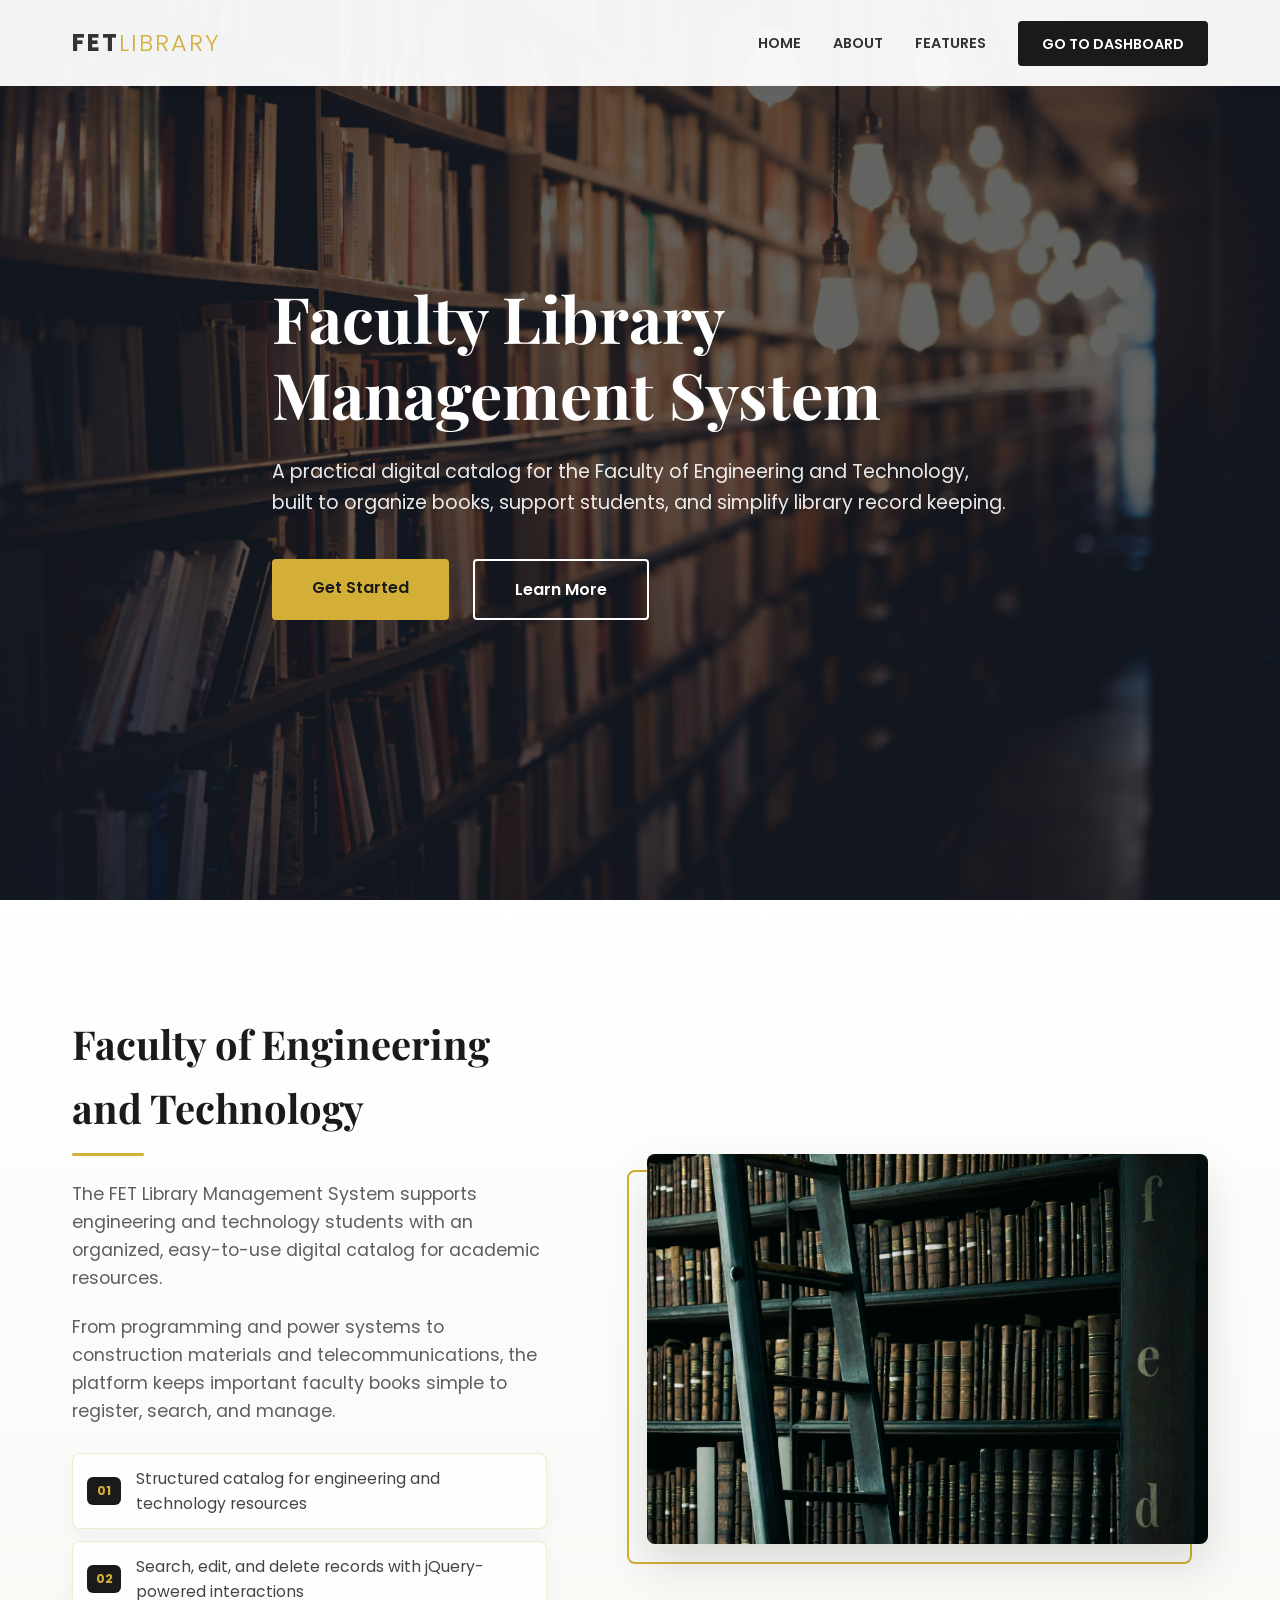
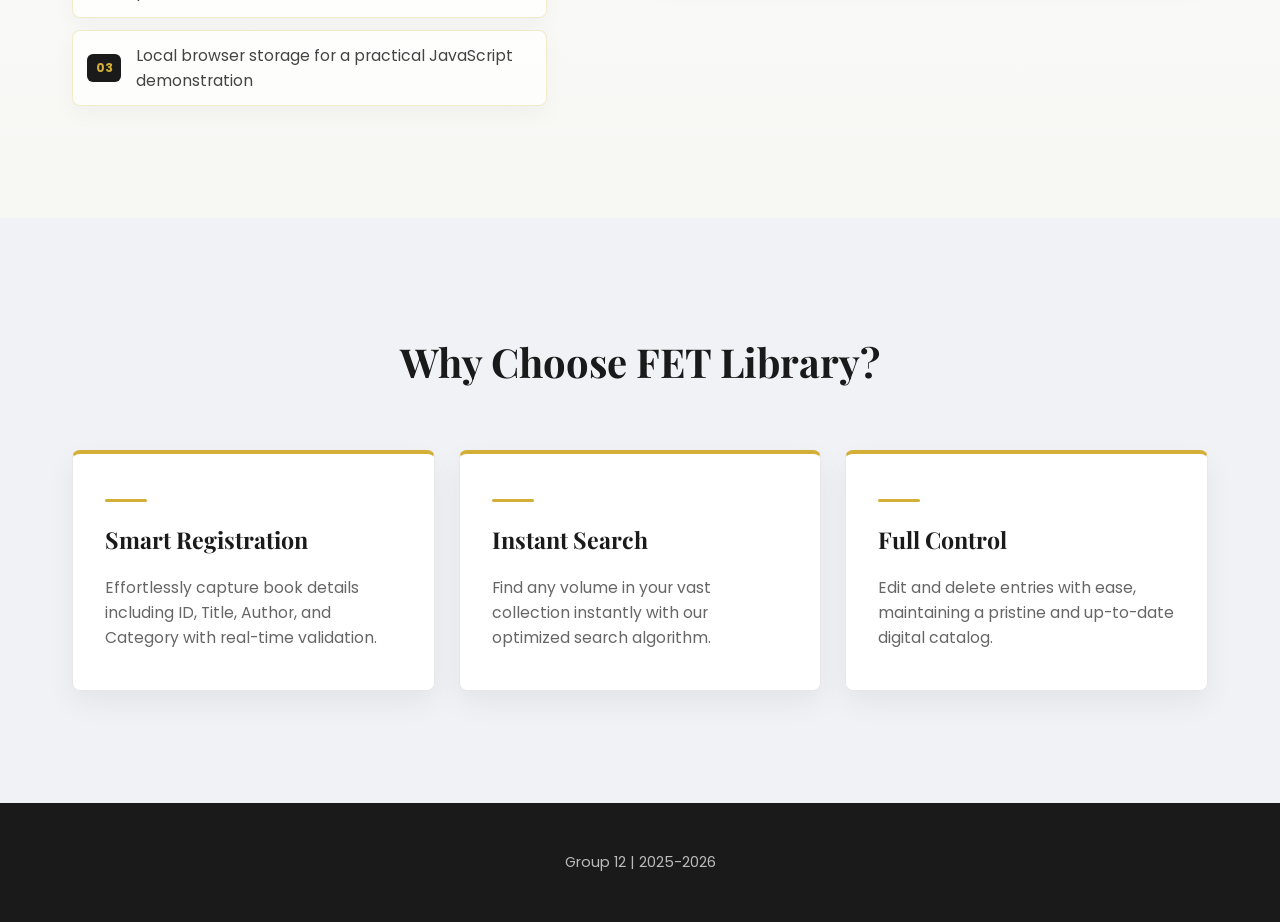
<file: index.html>
<!DOCTYPE html>
<html lang="en">
<head>
    <meta charset="UTF-8">
    <meta name="viewport" content="width=device-width, initial-scale=1.0">
    <title>FET Library | Management System</title>
    <link rel="stylesheet" href="css/style.css">
    <link rel="preconnect" href="https://fonts.googleapis.com">
    <link rel="preconnect" href="https://fonts.gstatic.com" crossorigin>
    <link href="https://fonts.googleapis.com/css2?family=Playfair+Display:wght@400;700&family=Poppins:wght@300;400;600&display=swap" rel="stylesheet">
    <script src="https://code.jquery.com/jquery-3.6.0.min.js"></script>
</head>
<body>
    <header>
        <nav class="container">
            <div class="logo">FET<span>LIBRARY</span></div>
            <ul class="nav-links">
                <li><a href="#home">Home</a></li>
                <li><a href="#about">About</a></li>
                <li><a href="#features">Features</a></li>
                <li><a href="dashboard.html" class="btn-primary">Go to Dashboard</a></li>
            </ul>
        </nav>
    </header>

    <section id="home" class="hero">
        <div class="hero-overlay"></div>
        <div class="container hero-content">
            <h1>Faculty Library <br>Management System</h1>
            <p>A practical digital catalog for the Faculty of Engineering and Technology, built to organize books, support students, and simplify library record keeping.</p>
            <div class="hero-btns">
                <a href="dashboard.html" class="btn-large">Get Started</a>
                <a href="#features" class="btn-outline">Learn More</a>
            </div>
        </div>
    </section>

    <section id="about" class="about">
        <div class="container grid">
            <div class="about-text">
                <h2>Faculty of Engineering and Technology</h2>
                <p>The FET Library Management System supports engineering and technology students with an organized, easy-to-use digital catalog for academic resources.</p>
                <p>From programming and power systems to construction materials and telecommunications, the platform keeps important faculty books simple to register, search, and manage.</p>
                <ul class="about-points">
                    <li><span>01</span>Structured catalog for engineering and technology resources</li>
                    <li><span>02</span>Search, edit, and delete records with jQuery-powered interactions</li>
                    <li><span>03</span>Local browser storage for a practical JavaScript demonstration</li>
                </ul>
            </div>
            <div class="about-img">
                <img src="assets/about-bg.jpg" alt="Library Stacks">
            </div>
        </div>
    </section>

    <section id="features" class="features">
        <div class="container">
            <h2 class="section-title">Why Choose FET Library?</h2>
            <div class="features-grid">
                <div class="feature-card">
                    <h3>Smart Registration</h3>
                    <p>Effortlessly capture book details including ID, Title, Author, and Category with real-time validation.</p>
                </div>
                <div class="feature-card">
                    <h3>Instant Search</h3>
                    <p>Find any volume in your vast collection instantly with our optimized search algorithm.</p>
                </div>
                <div class="feature-card">
                    <h3>Full Control</h3>
                    <p>Edit and delete entries with ease, maintaining a pristine and up-to-date digital catalog.</p>
                </div>
            </div>
        </div>
    </section>

    <footer>
        <div class="container">
            <p>Group 12 | 2025-2026</p>
        </div>
    </footer>

    <script src="js/main.js"></script>
</body>
</html>
</file>
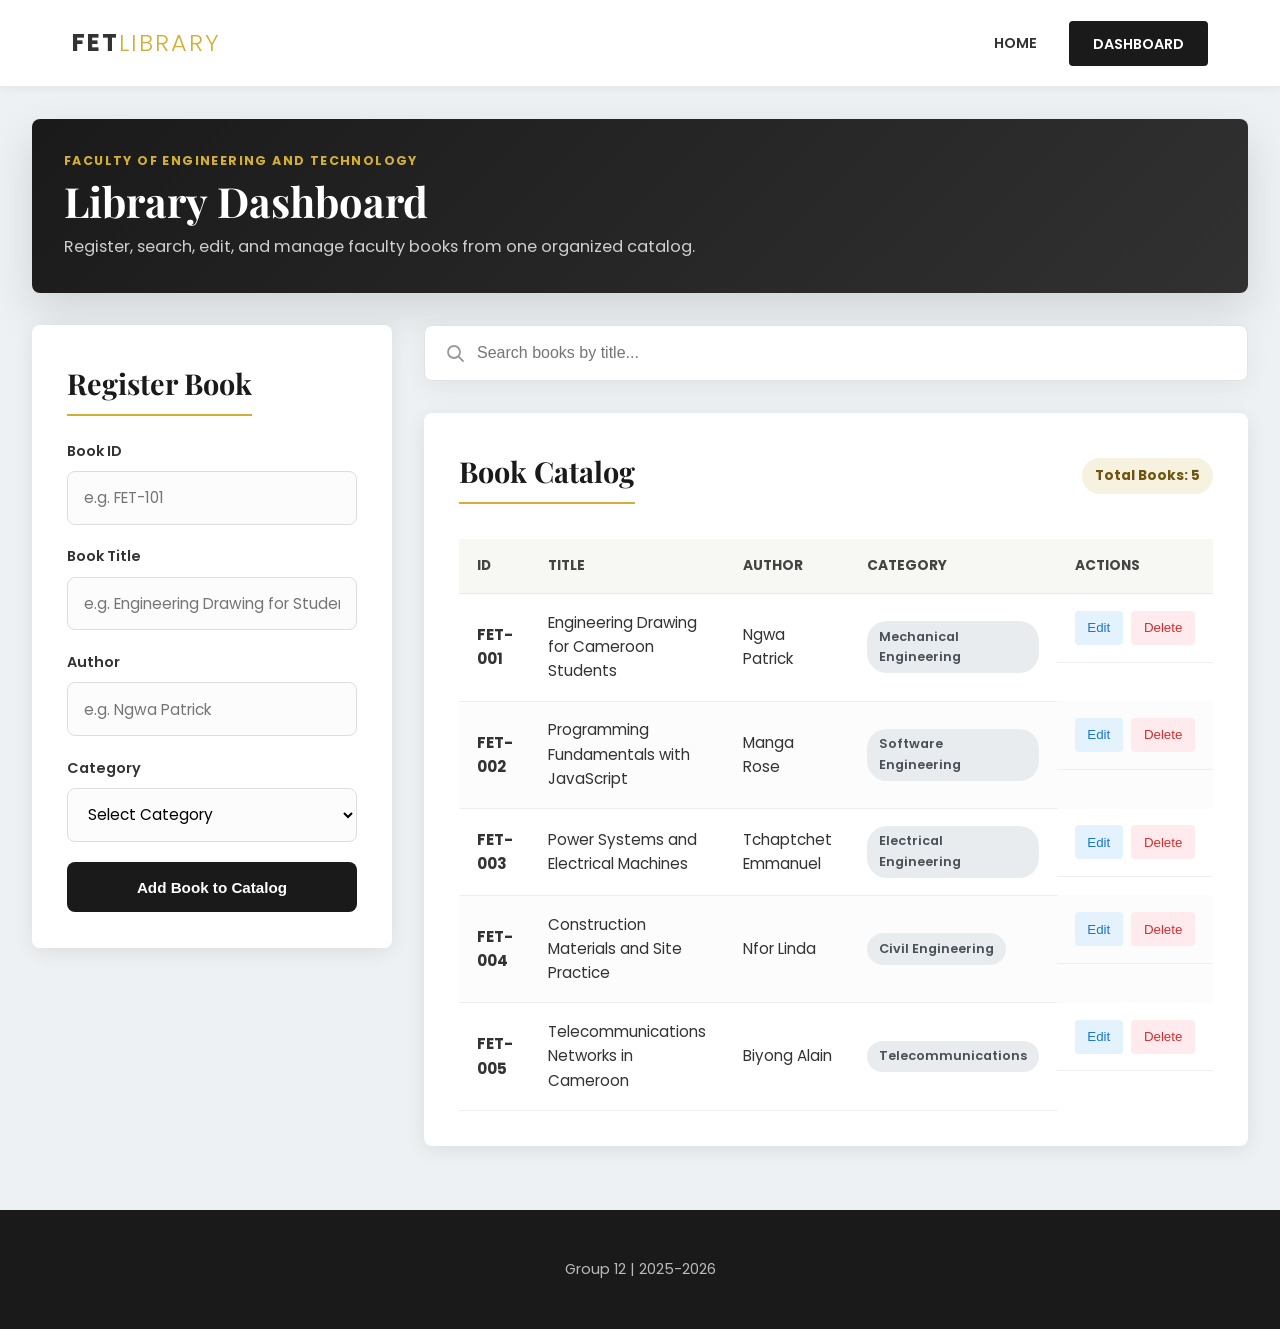
<file: dashboard.html>
<!DOCTYPE html>
<html lang="en">
<head>
    <meta charset="UTF-8">
    <meta name="viewport" content="width=device-width, initial-scale=1.0">
    <title>Dashboard | FET Library Management</title>
    <link rel="stylesheet" href="css/style.css">
    <link rel="preconnect" href="https://fonts.googleapis.com">
    <link rel="preconnect" href="https://fonts.gstatic.com" crossorigin>
    <link href="https://fonts.googleapis.com/css2?family=Playfair+Display:wght@400;700&family=Poppins:wght@300;400;600&display=swap" rel="stylesheet">
    <script src="https://code.jquery.com/jquery-3.6.0.min.js"></script>
</head>
<body class="dashboard-body">
    <header>
        <nav class="container">
            <div class="logo">FET<span>LIBRARY</span></div>
            <ul class="nav-links">
                <li><a href="index.html">Home</a></li>
                <li><a href="dashboard.html" class="btn-primary">Dashboard</a></li>
            </ul>
        </nav>
    </header>

    <main class="container">
        <section class="dashboard-hero">
            <div>
                <p class="eyebrow">Faculty of Engineering and Technology</p>
                <h1>Library Dashboard</h1>
                <p>Register, search, edit, and manage faculty books from one organized catalog.</p>
            </div>
        </section>

        <div class="dashboard-container">
            <!-- Sidebar: Book Registration Form -->
            <aside class="card form-card">
                <h2 id="form-title">Register Book</h2>
                <form id="book-form">
                    <input type="hidden" id="edit-index" value="-1">
                    <div class="form-group">
                        <label for="book-id">Book ID</label>
                        <input type="text" id="book-id" placeholder="e.g. FET-101" required>
                    </div>
                    <div class="form-group">
                        <label for="book-title">Book Title</label>
                        <input type="text" id="book-title" placeholder="e.g. Engineering Drawing for Students" required>
                    </div>
                    <div class="form-group">
                        <label for="book-author">Author</label>
                        <input type="text" id="book-author" placeholder="e.g. Ngwa Patrick" required>
                    </div>
                    <div class="form-group">
                        <label for="book-category">Category</label>
                        <select id="book-category" required>
                            <option value="">Select Category</option>
                            <option value="Computer Engineering">Computer Engineering</option>
                            <option value="Civil Engineering">Civil Engineering</option>
                            <option value="Electrical Engineering">Electrical Engineering</option>
                            <option value="Mechanical Engineering">Mechanical Engineering</option>
                            <option value="Telecommunications">Telecommunications</option>
                            <option value="Software Engineering">Software Engineering</option>
                        </select>
                    </div>
                    <button type="submit" class="btn-block" id="submit-btn">Add Book to Catalog</button>
                    <button type="button" class="btn-block btn-muted" id="cancel-btn">Cancel Edit</button>
                </form>
            </aside>

            <!-- Main Content: Book Display and Search -->
            <section class="main-content">
                <div class="search-bar">
                    <span class="search-icon" aria-hidden="true">
                        <svg viewBox="0 0 24 24" focusable="false">
                            <circle cx="11" cy="11" r="6"></circle>
                            <path d="m16 16 4 4"></path>
                        </svg>
                    </span>
                    <input type="text" id="search-input" placeholder="Search books by title...">
                </div>

                <div class="card catalog-card">
                    <div class="table-header">
                        <h2>Book Catalog</h2>
                        <span id="book-count">Total Books: 0</span>
                    </div>
                    <div class="table-container">
                        <table id="book-table">
                            <thead>
                                <tr>
                                    <th>ID</th>
                                    <th>Title</th>
                                    <th>Author</th>
                                    <th>Category</th>
                                    <th>Actions</th>
                                </tr>
                            </thead>
                            <tbody id="book-list">
                                <!-- Books will be injected here by JavaScript -->
                            </tbody>
                        </table>
                        <div id="no-results">
                            No books found matching your search.
                        </div>
                    </div>
                </div>
            </section>
        </div>
    </main>

    <footer>
        <div class="container">
            <p>Group 12 | 2025-2026</p>
        </div>
    </footer>

    <script src="js/main.js"></script>
</body>
</html>
</file>
<file: css/style.css>
/* Global Styles */
:root {
    --primary-color: #1a1a1a;
    --accent-color: #d4af37; /* Gold for a prestigious look */
    --text-color: #333;
    --white: #ffffff;
    --transition: all 0.3s ease;
}

* {
    margin: 0;
    padding: 0;
    box-sizing: border-box;
}

body {
    font-family: 'Poppins', sans-serif;
    line-height: 1.6;
    color: var(--text-color);
    background-color: var(--white);
    overflow-x: hidden;
}

h1, h2, h3 {
    font-family: 'Playfair Display', serif;
    color: var(--primary-color);
}

.container {
    max-width: 1200px;
    margin: 0 auto;
    padding: 0 2rem;
}

a {
    text-decoration: none;
    color: inherit;
}

ul {
    list-style: none;
}

/* Header & Nav */
header {
    background: rgba(255, 255, 255, 0.95);
    padding: 1.5rem 0;
    position: fixed;
    width: 100%;
    top: 0;
    z-index: 1000;
    box-shadow: 0 2px 10px rgba(0,0,0,0.05);
}

nav {
    display: flex;
    justify-content: space-between;
    align-items: center;
}

.logo {
    font-size: 1.5rem;
    font-weight: 700;
    letter-spacing: 2px;
}

.logo span {
    color: var(--accent-color);
    font-weight: 300;
}

.nav-links {
    display: flex;
    align-items: center;
    gap: 2rem;
}

.nav-links a {
    font-weight: 600;
    font-size: 0.9rem;
    text-transform: uppercase;
    transition: var(--transition);
}

.nav-links a:hover {
    color: var(--accent-color);
}

.btn-primary {
    background: var(--primary-color);
    color: var(--white) !important;
    padding: 0.8rem 1.5rem;
    border-radius: 4px;
    transition: var(--transition);
}

.btn-primary:hover {
    background: var(--accent-color);
}

/* Hero Section */
.hero {
    height: 100vh;
    background: url('../assets/hero-bg.jpg') no-repeat center center/cover;
    display: flex;
    align-items: center;
    position: relative;
    color: var(--white);
}

.hero-overlay {
    position: absolute;
    top: 0;
    left: 0;
    width: 100%;
    height: 100%;
    background: rgba(0, 0, 0, 0.6);
}

.hero-content {
    position: relative;
    z-index: 1;
    max-width: 800px;
}

.hero h1 {
    font-size: 4rem;
    color: var(--white);
    margin-bottom: 1.5rem;
    line-height: 1.2;
}

.hero p {
    font-size: 1.2rem;
    margin-bottom: 2.5rem;
    opacity: 0.9;
}

.hero-btns {
    display: flex;
    gap: 1.5rem;
}

.btn-large {
    background: var(--accent-color);
    color: var(--primary-color);
    padding: 1rem 2.5rem;
    font-weight: 600;
    border-radius: 4px;
    transition: var(--transition);
}

.btn-large:hover {
    background: var(--white);
    transform: translateY(-3px);
}

.btn-outline {
    border: 2px solid var(--white);
    padding: 1rem 2.5rem;
    font-weight: 600;
    border-radius: 4px;
    transition: var(--transition);
}

.btn-outline:hover {
    background: var(--white);
    color: var(--primary-color);
}

/* About Section */
.about {
    padding: 7rem 0;
    background: linear-gradient(180deg, var(--white) 0%, #f7f7f4 100%);
}

.grid {
    display: grid;
    grid-template-columns: minmax(0, 0.9fr) minmax(320px, 1.1fr);
    gap: 5rem;
    align-items: center;
}

.about-text {
    max-width: 560px;
}

.about-text h2 {
    font-size: 2.5rem;
    margin-bottom: 1.5rem;
    position: relative;
    padding-bottom: 1rem;
}

.about-text h2::after {
    content: "";
    position: absolute;
    left: 0;
    bottom: 0;
    width: 72px;
    height: 3px;
    background: var(--accent-color);
    border-radius: 999px;
}

.about-text p {
    margin-bottom: 1.25rem;
    font-size: 1.1rem;
    color: #5f5f5f;
}

.about-points {
    display: grid;
    gap: 0.75rem;
    margin-top: 1.75rem;
}

.about-points li {
    display: flex;
    align-items: center;
    gap: 0.9rem;
    min-height: 46px;
    padding: 0.75rem 0.9rem;
    background: rgba(255, 255, 255, 0.72);
    border: 1px solid rgba(212, 175, 55, 0.25);
    border-radius: 8px;
    color: #444;
    font-size: 0.98rem;
    box-shadow: 0 8px 22px rgba(0,0,0,0.04);
}

.about-points span {
    flex: 0 0 auto;
    width: 34px;
    height: 28px;
    display: inline-flex;
    align-items: center;
    justify-content: center;
    background: var(--primary-color);
    color: var(--accent-color);
    border-radius: 6px;
    font-size: 0.78rem;
    font-weight: 700;
}

.about-img {
    position: relative;
    padding: 0 0 1.25rem 1.25rem;
}

.about-img::before {
    content: "";
    position: absolute;
    left: 0;
    bottom: 0;
    width: calc(100% - 1.25rem);
    height: calc(100% - 1.25rem);
    border: 2px solid var(--accent-color);
    border-radius: 8px;
}

.about-img img {
    position: relative;
    z-index: 1;
    width: 100%;
    height: clamp(300px, 34vw, 390px);
    object-fit: cover;
    border-radius: 8px;
    display: block;
    box-shadow: 0 22px 45px rgba(0,0,0,0.12);
}

/* Features Section */
.features {
    background: #f0f2f5;
    padding: 7rem 0;
}

.section-title {
    text-align: center;
    font-size: 2.5rem;
    margin-bottom: 3.5rem;
}

.features-grid {
    display: grid;
    grid-template-columns: repeat(3, 1fr);
    gap: 1.5rem;
}

.feature-card {
    background: var(--white);
    padding: 2.5rem 2rem;
    border-radius: 8px;
    border: 1px solid #e7e7e7;
    border-top: 4px solid var(--accent-color);
    box-shadow: 0 12px 30px rgba(0,0,0,0.06);
    transition: var(--transition);
}

.feature-card:hover {
    transform: translateY(-6px);
    box-shadow: 0 18px 36px rgba(0,0,0,0.1);
}

.search-icon svg {
    width: 24px;
    height: 24px;
    fill: none;
    stroke: currentColor;
    stroke-width: 1.8;
    stroke-linecap: round;
    stroke-linejoin: round;
}

.feature-card h3 {
    margin-bottom: 1rem;
    font-size: 1.45rem;
    padding-top: 0.35rem;
}

.feature-card h3::before {
    content: "";
    display: block;
    width: 42px;
    height: 3px;
    margin-bottom: 1.2rem;
    background: var(--accent-color);
    border-radius: 999px;
}

.feature-card p {
    color: #666;
    font-size: 0.98rem;
}

/* Dashboard Specific Styles */
.dashboard-body {
    background: #eef1f4;
    padding-top: 100px;
}

.dashboard-body main.container {
    max-width: 1280px;
}

.dashboard-hero {
    margin: 1.2rem 0 2rem;
    padding: 2rem;
    background: linear-gradient(135deg, #1a1a1a 0%, #313131 100%);
    color: var(--white);
    border-radius: 8px;
    box-shadow: 0 18px 45px rgba(0,0,0,0.12);
}

.dashboard-hero .eyebrow {
    margin-bottom: 0.45rem;
    color: var(--accent-color);
    font-size: 0.78rem;
    font-weight: 700;
    letter-spacing: 1.4px;
    text-transform: uppercase;
}

.dashboard-hero h1 {
    color: var(--white);
    font-size: 2.6rem;
    line-height: 1.1;
    margin-bottom: 0.65rem;
}

.dashboard-hero p {
    max-width: 720px;
    color: rgba(255, 255, 255, 0.78);
    font-size: 1.02rem;
}

.dashboard-container {
    display: grid;
    grid-template-columns: minmax(320px, 360px) minmax(0, 1fr);
    gap: 2rem;
    padding-bottom: 4rem;
    align-items: start;
}

.card {
    background: var(--white);
    padding: 2.2rem;
    border-radius: 8px;
    box-shadow: 0 4px 20px rgba(0,0,0,0.08);
}

.form-card {
    position: sticky;
    top: 118px;
}

.card h2 {
    margin-bottom: 1.5rem;
    font-size: 1.8rem;
    border-bottom: 2px solid var(--accent-color);
    padding-bottom: 0.5rem;
    display: inline-block;
}

.form-group {
    margin-bottom: 1.3rem;
}

.form-group label {
    display: block;
    margin-bottom: 0.5rem;
    font-weight: 600;
    font-size: 0.9rem;
}

.form-group input, .form-group select {
    width: 100%;
    min-height: 48px;
    padding: 0.9rem 1rem;
    border: 1px solid #ddd;
    border-radius: 8px;
    font-family: inherit;
    font-size: 0.96rem;
    outline: none;
    transition: var(--transition);
    background: #fcfcfc;
}

.form-group input:focus,
.form-group select:focus {
    border-color: var(--accent-color);
    background: var(--white);
    box-shadow: 0 0 0 4px rgba(212, 175, 55, 0.14);
}

.btn-block {
    width: 100%;
    min-height: 50px;
    padding: 1rem;
    background: var(--primary-color);
    color: var(--white);
    border: none;
    border-radius: 8px;
    font-weight: 600;
    font-size: 0.95rem;
    cursor: pointer;
    transition: var(--transition);
}

.btn-block:hover {
    background: var(--accent-color);
}

.btn-muted {
    display: none;
    margin-top: 10px;
    background: #666;
}

.btn-muted:hover {
    background: #4b4b4b;
}

.search-bar {
    margin-bottom: 2rem;
    position: relative;
}

.search-bar input {
    width: 100%;
    min-height: 56px;
    padding: 1rem 1.2rem 1rem 3.25rem;
    border: 1px solid #e2e2e2;
    border-radius: 8px;
    box-shadow: 0 8px 25px rgba(0,0,0,0.05);
    font-size: 1rem;
    outline: none;
    transition: var(--transition);
}

.search-bar input:focus {
    border-color: var(--accent-color);
    box-shadow: 0 0 0 4px rgba(212, 175, 55, 0.14);
}

.search-icon {
    position: absolute;
    left: 1.2rem;
    top: 50%;
    transform: translateY(-50%);
    color: #999;
    display: inline-flex;
    align-items: center;
    justify-content: center;
}

.table-container {
    overflow-x: auto;
}

#no-results {
    display: none;
    text-align: center;
    padding: 2rem;
    color: #888;
    background: #fafafa;
    border: 1px dashed #ddd;
    border-radius: 8px;
}

.table-header {
    display: flex;
    justify-content: space-between;
    align-items: center;
    gap: 1rem;
    margin-bottom: 1.2rem;
}

.table-header h2 {
    margin-bottom: 0;
}

#book-count {
    flex: 0 0 auto;
    padding: 0.45rem 0.8rem;
    background: #f7f1df;
    color: #6d560f;
    border-radius: 999px;
    font-weight: 700;
    font-size: 0.86rem;
}

table {
    width: 100%;
    border-collapse: collapse;
    margin-top: 1rem;
}

th {
    text-align: left;
    padding: 1rem 1.1rem;
    background: #f7f7f4;
    color: #444;
    font-weight: 700;
    border-bottom: 1px solid #e7e7e7;
    font-size: 0.86rem;
    text-transform: uppercase;
}

td {
    padding: 1.05rem 1.1rem;
    border-bottom: 1px solid #eee;
    vertical-align: middle;
    font-size: 0.95rem;
}

tr:hover {
    background: #fafafa;
}

.actions {
    display: flex;
    gap: 0.5rem;
}

.badge {
    display: inline-flex;
    align-items: center;
    min-height: 30px;
    padding: 0.35rem 0.75rem;
    border-radius: 20px;
    font-size: 0.8rem;
    font-weight: 600;
    background: #e9ecef;
    color: #495057;
}

tr:nth-child(even) {
    background-color: #fcfcfc;
}

.btn-edit {
    min-height: 34px;
    padding: 0.45rem 0.8rem;
    background: #e3f2fd;
    color: #1976d2;
    border: none;
    border-radius: 4px;
    cursor: pointer;
}

.btn-delete {
    min-height: 34px;
    padding: 0.45rem 0.8rem;
    background: #ffebee;
    color: #d32f2f;
    border: none;
    border-radius: 4px;
    cursor: pointer;
}

/* Footer */
footer {
    background: var(--primary-color);
    color: var(--white);
    padding: 3rem 0;
    text-align: center;
}

footer p {
    opacity: 0.7;
    font-size: 0.9rem;
}

/* Animations */
@keyframes fadeIn {
    from { opacity: 0; transform: translateY(20px); }
    to { opacity: 1; transform: translateY(0); }
}

.hero-content {
    animation: fadeIn 1s ease-out;
}

@media (max-width: 900px) {
    .grid,
    .features-grid,
    .dashboard-container {
        grid-template-columns: 1fr;
    }

    .form-card {
        position: static;
    }

    .about-text {
        max-width: none;
    }

    .about-img {
        max-width: 680px;
    }

    .about-img img {
        height: 340px;
    }
}

@media (max-width: 600px) {
    .container {
        padding: 0 1.25rem;
    }

    header {
        padding: 1rem 0;
    }

    nav,
    .nav-links,
    .hero-btns {
        gap: 1rem;
    }

    .nav-links {
        flex-wrap: wrap;
        justify-content: flex-end;
    }

    .hero h1,
    .about-text h2,
    .section-title {
        font-size: 2.35rem;
    }

    .about,
    .features {
        padding: 5rem 0;
    }

    .dashboard-hero {
        padding: 1.6rem;
    }

    .dashboard-hero h1 {
        font-size: 2.2rem;
    }

    .grid {
        gap: 3rem;
    }

    .hero-btns {
        flex-direction: column;
        align-items: flex-start;
    }

    .feature-card {
        padding: 2rem 1.5rem;
    }

    .card {
        padding: 1.5rem;
    }

    .table-header {
        align-items: flex-start;
        flex-direction: column;
    }

    .about-img {
        padding: 0 0 0.9rem 0.9rem;
    }

    .about-img::before {
        width: calc(100% - 0.9rem);
        height: calc(100% - 0.9rem);
    }

    .about-img img {
        height: 260px;
    }
}
</file>
